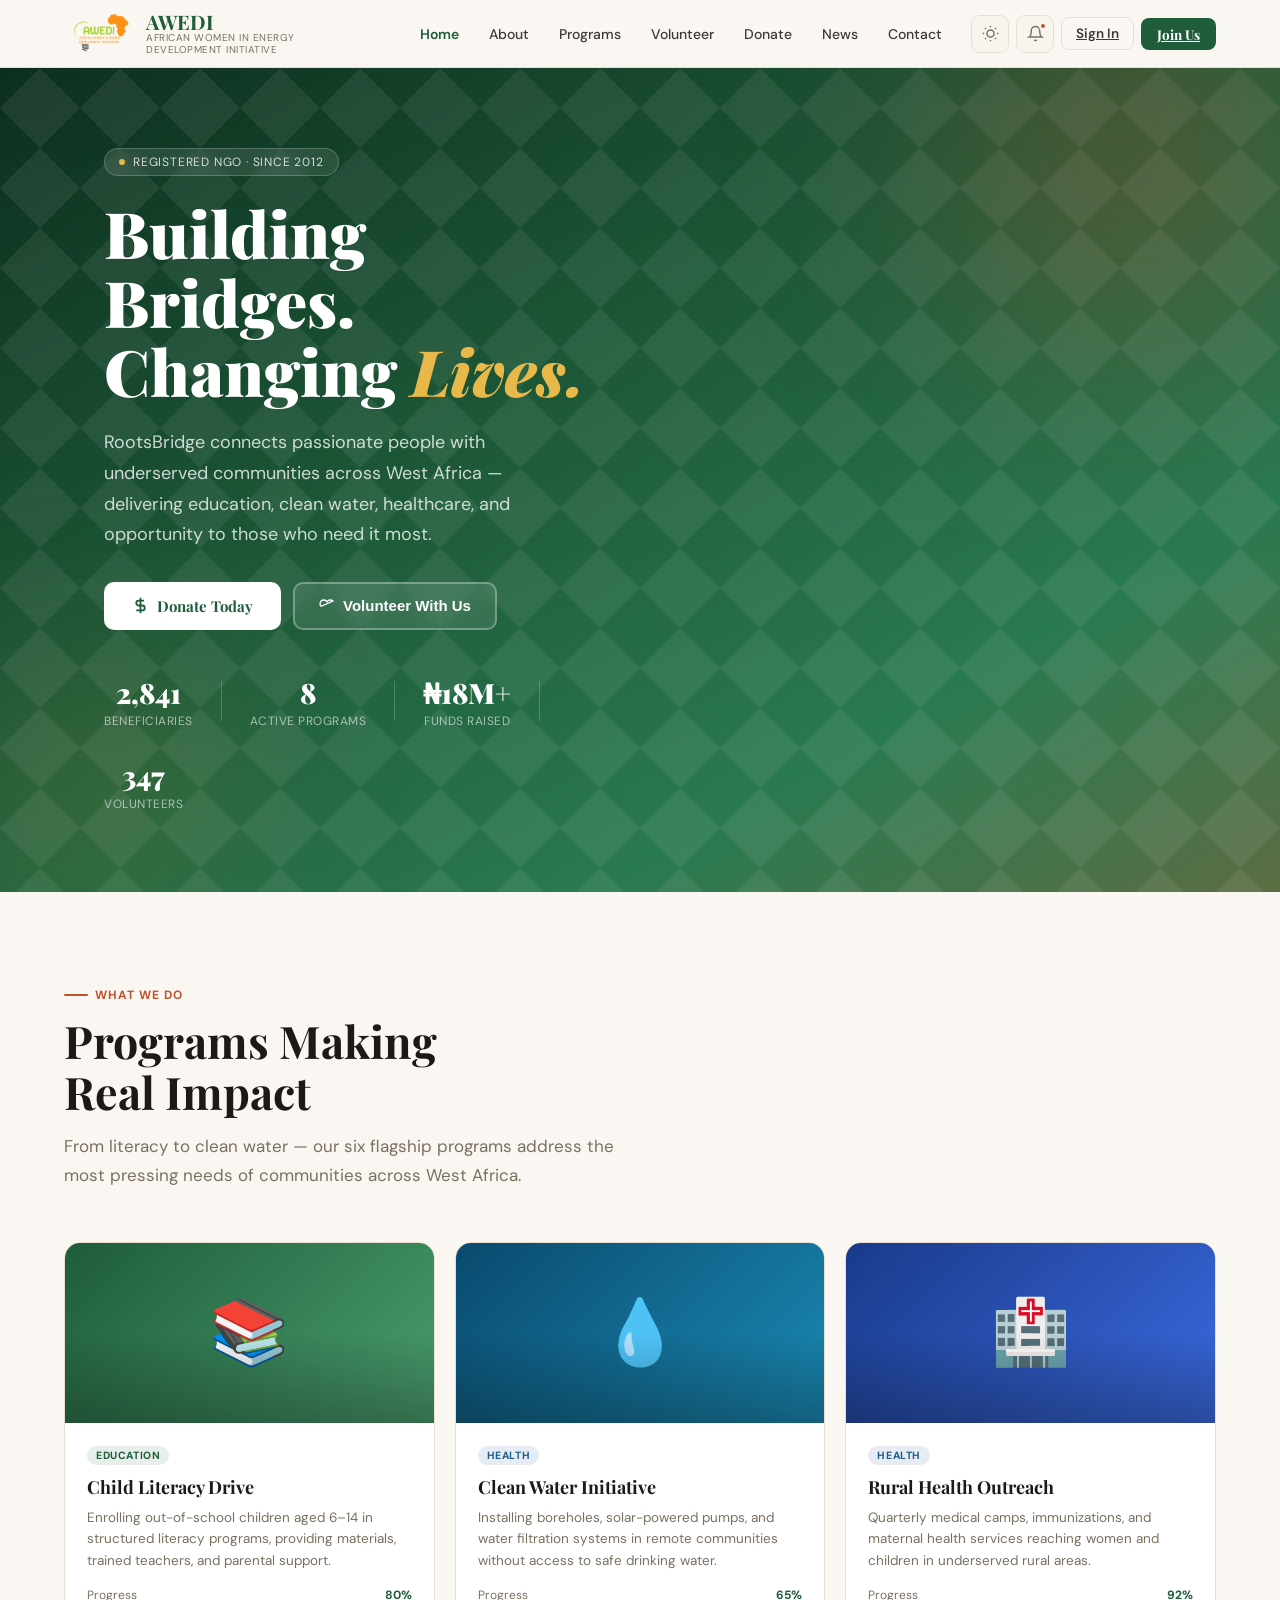
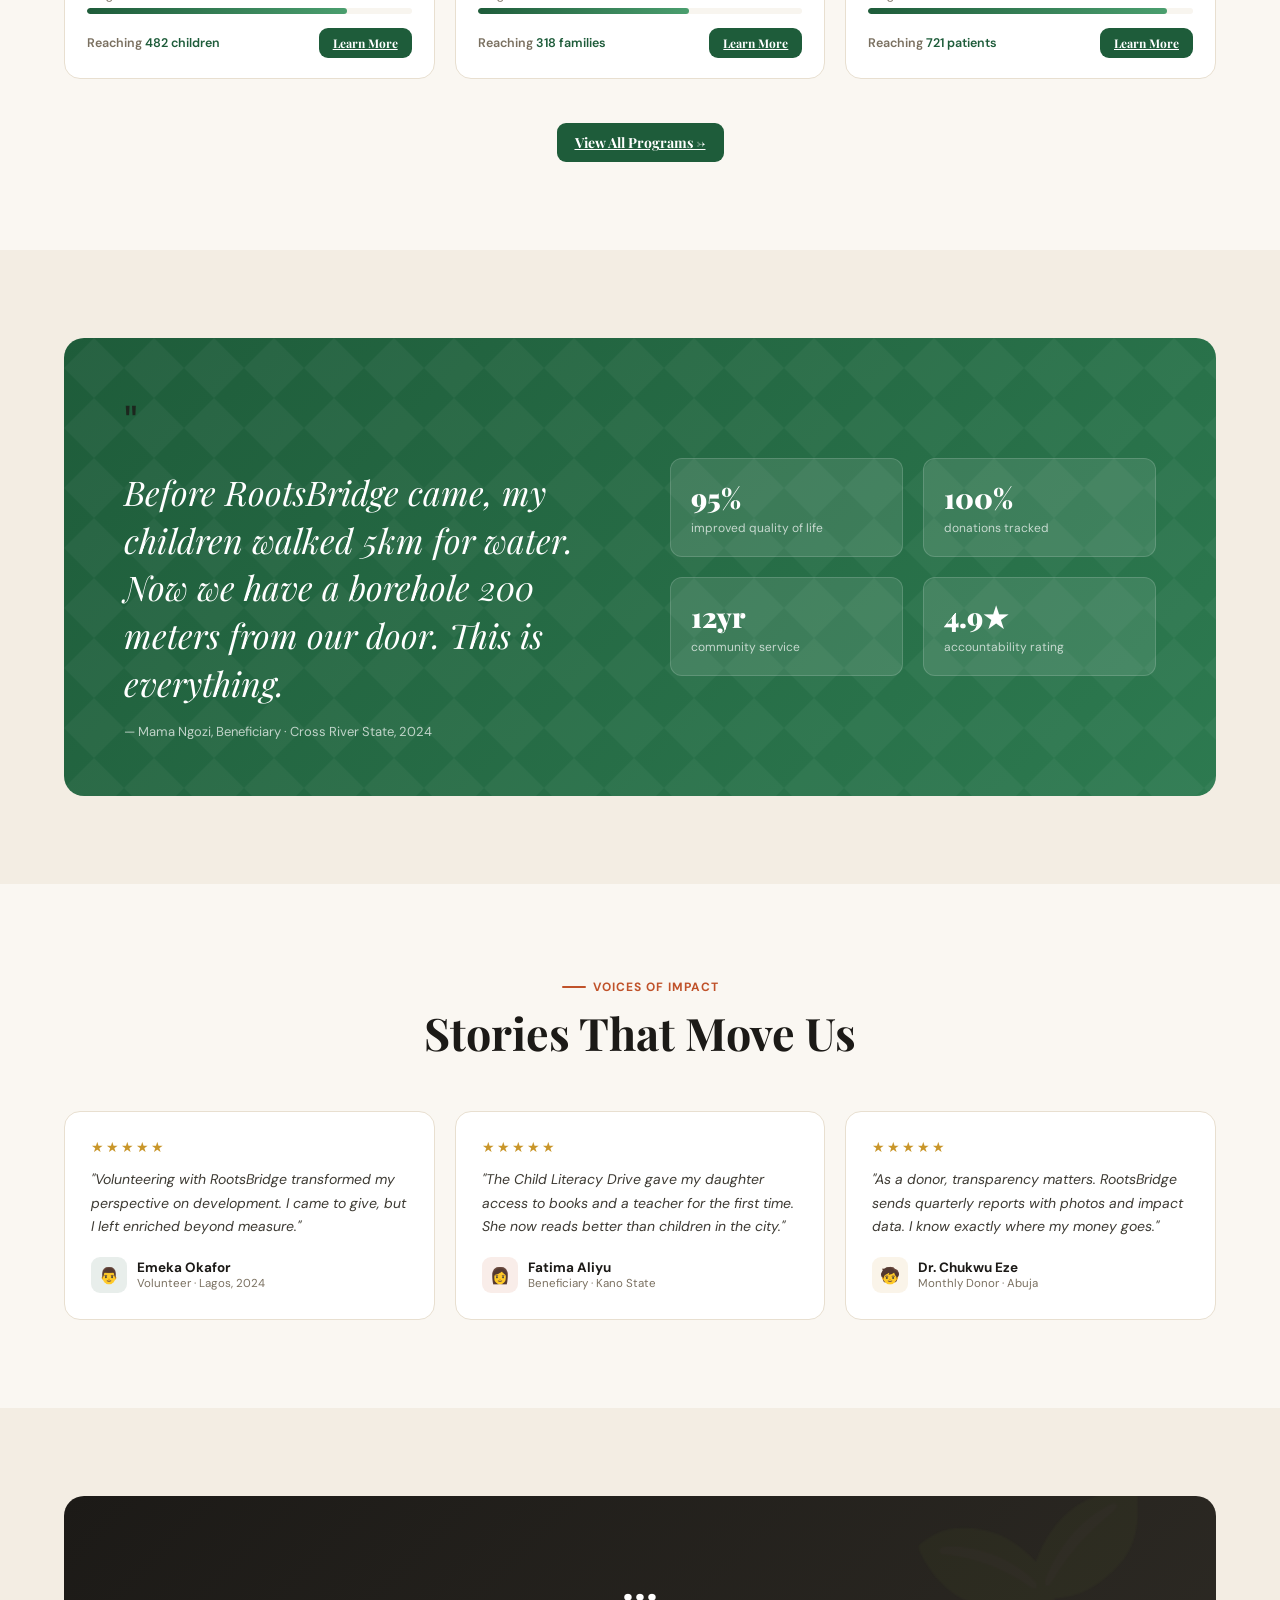
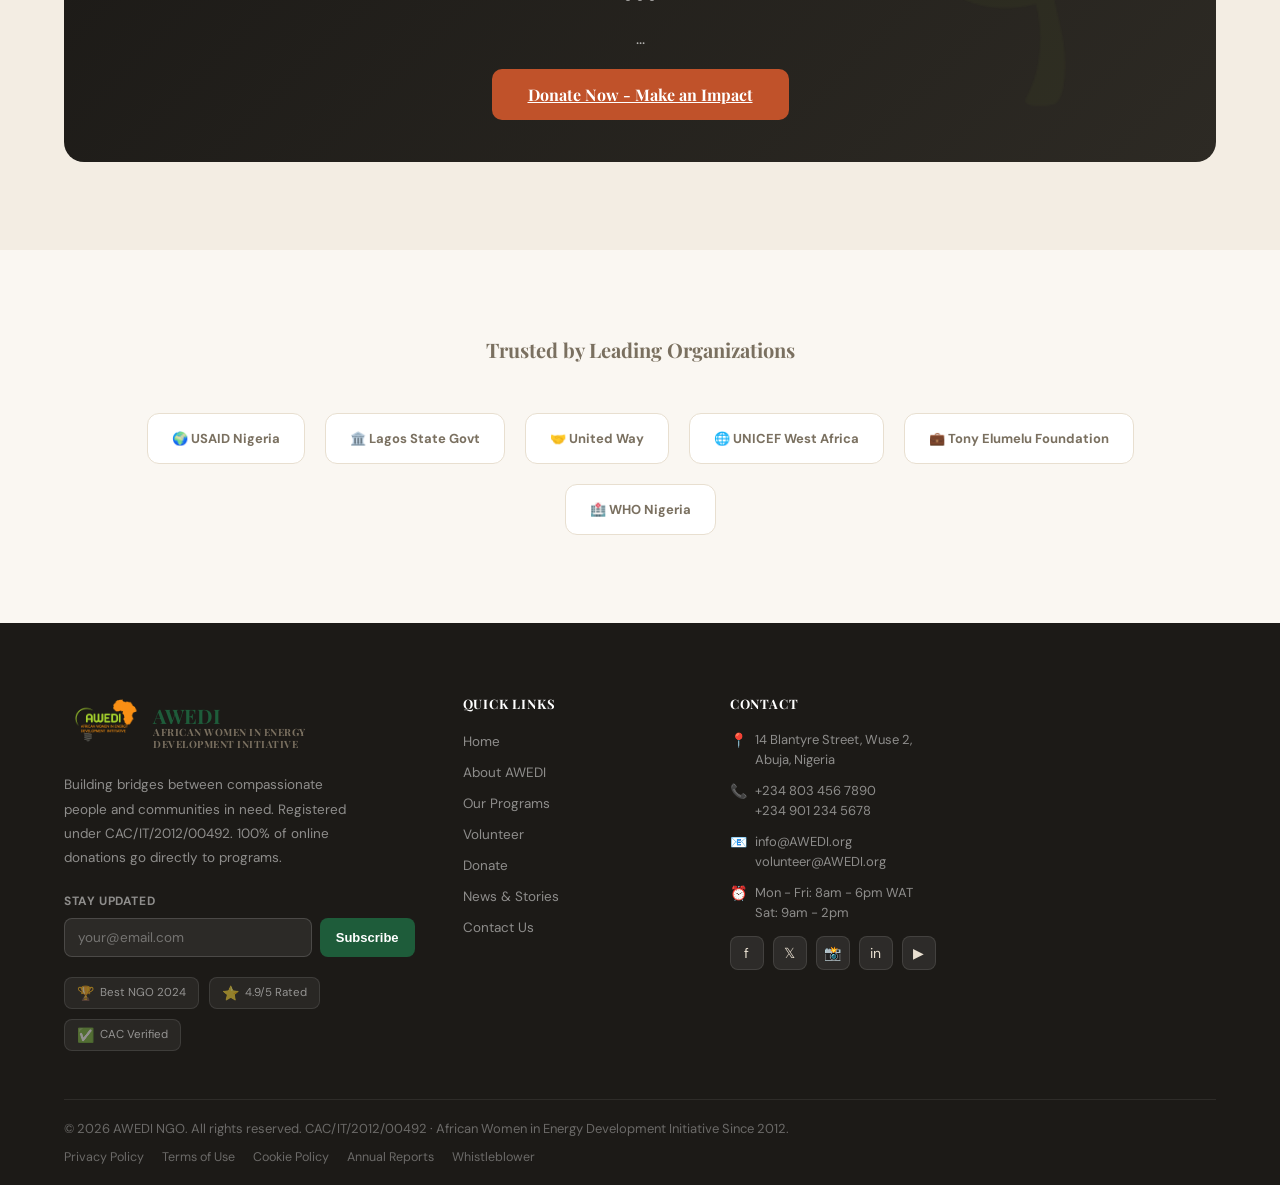
<file: index.html>
<!DOCTYPE html>
<html lang="en" data-theme="light">
<head>
    <meta charset="UTF-8">
    <meta name="viewport" content="width=device-width, initial-scale=1.0">
    <title>AWEDI - African Women in Energy Development Initiative</title>
    <meta name="description" content="RootsBridge connects passionate people with underserved communities across West Africa — delivering education, clean water, healthcare, and opportunity to those who need it most.">
    <link href="https://fonts.googleapis.com/css2?family=Playfair+Display:ital,wght@0,400;0,600;0,700;0,900;1,400;1,700&family=DM+Sans:wght@300;400;500;600&family=DM+Serif+Display:ital@0;1&display=swap" rel="stylesheet"/>
    <link rel="stylesheet" href="assets/css/style.css?v=2.1.5">
</head>
<body>
    <!-- TOAST -->
    <div id="toast-container"></div>

    <div id="header-placeholder"></div>

    <main class="page-wrap">
        <div class="main-content">

            <!-- HERO BANNER -->
            <section class="hero" id="hero-section">
                <div class="hero-bg-pattern"></div>
                <div class="hero-orb hero-orb-1"></div>
                <div class="hero-orb hero-orb-2"></div>
                <div class="hero-content">
                    <div>
                        <div class="hero-eyebrow">
                            <div class="hero-eyebrow-dot"></div>
                            <span id="hero-eyebrow-text">Loading...</span>
                        </div>
                        <h1 class="hero-title" id="hero-title">Changing <span class="accent-word">Lives.</span></h1>
                        <p class="hero-subtitle" id="hero-subtitle">AWEDI Network was founded in December 2019 by Ujunwa Ojemeni and Afoma Ofodile; borne out of their passion to support women in the energy sector in Africa in navigating their career pathways in the energy space.</p>
                        <div class="hero-actions" id="hero-actions">
                            <button class="btn-hero-primary" onclick="window.location.href='donate.html'">
                                <svg viewBox="0 0 24 24" fill="none" stroke="var(--accent)" stroke-width="2.5" style="width:17px;height:17px;"><line x1="12" y1="1" x2="12" y2="23"/><path d="M17 5H9.5a3.5 3.5 0 0 0 0 7h5a3.5 3.5 0 0 1 0 7H6"/></svg>
                                Donate Today
                            </button>
                            <button class="btn-hero-secondary" onclick="window.location.href='volunteer.html'">
                                <svg viewBox="0 0 24 24" fill="none" stroke="currentColor" stroke-width="2" style="width:16px;height:16px;"><path d="M20.84 4.61a5.5 5.5 0 0 0-7.78 0L12 5.67l-1.06-1.06a5.5 5.5 0 0 0-7.78 7.78z"/></svg>
                                Volunteer With Us
                            </button>
                        </div>
                        <div class="hero-stats" id="hero-stats">
                            <!-- Populated by JS -->
                        </div>
                    </div>
                </div>
            </section>

            <!-- WHAT WE DO & PROGRAMS -->
            <section class="section" id="whatwedo-section">
                <div class="section-inner">
                    <div class="section-header">
                        <div class="section-eyebrow">
                            <div class="section-eyebrow-line"></div>
                            <span id="whatwedo-eyebrow">Loading...</span>
                        </div>
                        <h2 class="section-title" id="whatwedo-title">Programs Making<br/>Real Impact</h2>
                        <p class="section-sub" id="whatwedo-desc"></p>
                    </div>
                    <div class="programs-grid" id="programs-grid">
                        <!-- Populated by JS -->
                    </div>
                    <div class="section-cta"><a href="programs.html" class="btn-accent">View All Programs →</a></div>
                </div>
            </section>

            <!-- IMPACT QUOTE STRIP -->
            <section class="section section-alt" id="quote-section">
                <div class="section-inner">
                    <div class="impact-strip">
                        <div class="impact-strip-inner">
                            <div>
                                <div style="font-size:48px;margin-bottom:12px;opacity:.8;">"</div>
                                <div class="impact-quote" id="quote-text">...</div>
                                <div class="impact-quote-author" id="quote-author">...</div>
                            </div>
                            <div class="impact-metrics" id="quote-metrics">
                                <!-- Populated by JS -->
                            </div>
                        </div>
                    </div>
                </div>
            </section>

            <!-- TESTIMONIALS -->
            <section class="section" id="testimonials-section">
                <div class="section-inner">
                    <div class="section-header center">
                        <div class="section-eyebrow"><div class="section-eyebrow-line"></div><span id="testimonials-eyebrow">Voices of Impact</span></div>
                        <h2 class="section-title" id="testimonials-title">Stories That Move Us</h2>
                        <p class="section-sub" id="testimonials-desc" style="margin: 0 auto; max-width: 700px;"></p>
                    </div>
                    <div class="testimonials-grid" id="testimonials-grid">
                        <!-- Populated by JS -->
                    </div>
                </div>
            </section>

            <!-- DONATE CTA -->
            <section class="section section-alt" id="donate-section">
                <div class="section-inner">
                    <div class="donate-cta">
                        <h2 id="donate-title">...</h2>
                        <p id="donate-desc">...</p>
                        <div class="donate-amounts" id="donate-amounts" style="display:none;"></div>
                        <div id="donate-btn-wrap">
                            <a href="donate.html" class="btn-donate">Donate Now - Make an Impact</a>
                        </div>
                    </div>
                </div>
            </section>

            <!-- PARTNERS -->
            <section class="section" id="partners-section">
                <div class="section-inner">
                    <div class="section-header center"><h2 class="section-title" style="font-size:20px;color:var(--muted);">Trusted by Leading Organizations</h2></div>
                    <div class="partners-row" id="partners-row">
                        <!-- Populated by JS -->
                    </div>
                </div>
            </section>

        </div>
        <div id="footer-placeholder"></div>
    </main>

    <!-- Core scripts -->
    <script src="assets/js/config.js?v=2.1.5"></script>
    <script src="assets/js/dummy-data.js?v=2.1.5"></script>
    <script src="assets/js/script.js?v=2.1.5"></script>
    <script src="assets/js/homepage.js?v=2.1.5"></script>
    <script>
        document.addEventListener('DOMContentLoaded', () => {
            if (typeof loadIncludes === 'function') loadIncludes();
            if (typeof initHomepage === 'function') initHomepage();
        });
    </script>
</body>
</html>
</file>
<file: assets/css/style.css>
/* ══════════════════════════════════
   DESIGN TOKENS
══════════════════════════════════ */
[data-theme="light"] {
   --bg: #faf7f2;
   --bg2: #f3ede3;
   --surface: #ffffff;
   --surface2: #f8f5ef;
   --border: #e8dfd0;
   --border2: #d4c9b5;
   --text: #1c1a17;
   --text2: #3d3a33;
   --muted: #7a7060;
   --muted2: #a89e8c;
   --accent: #1e5c3a;
   --accent2: #2d7a50;
   --accent3: #4a9e6e;
   --terra: #c0522a;
   --terra2: #e06b38;
   --terra3: #f4845f;
   --gold: #c9962a;
   --gold2: #e8b84b;
   --info: #1a5c8a;
   --danger: #b83232;
   --shadow: rgba(30, 25, 15, .1);
   --shadow-lg: rgba(30, 25, 15, .18);
   --hero-text: #ffffff;
   --nav-bg: rgba(250, 247, 242, .92);
   --footer-bg: #1c1a17;
   --footer-text: #e8dfd0;
}

[data-theme="dark"] {
   --bg: #131210;
   --bg2: #1c1a17;
   --surface: #1f1d19;
   --surface2: #282520;
   --border: #2e2b26;
   --border2: #3d3832;
   --text: #f0ece4;
   --text2: #d4cec4;
   --muted: #8a8070;
   --muted2: #6a6058;
   --accent: #4a9e6e;
   --accent2: #5db882;
   --accent3: #7dd4a0;
   --terra: #e0673a;
   --terra2: #f07848;
   --terra3: #f4a07a;
   --gold: #e8b84b;
   --gold2: #f4cc70;
   --info: #3a8ec0;
   --danger: #e05050;
   --shadow: rgba(0, 0, 0, .35);
   --shadow-lg: rgba(0, 0, 0, .55);
   --hero-text: #ffffff;
   --nav-bg: rgba(19, 18, 16, .94);
   --footer-bg: #0d0c0a;
   --footer-text: #c8c0b0;
}

/* ── TRANSITIONS ── */
*,
*::before,
*::after {
   box-sizing: border-box;
   margin: 0;
   padding: 0;
}

body,
header,
nav,
.card,
.stat-card,
.modal-box,
input,
textarea,
select,
.footer-section,
.notif-panel,
.dd-menu {
   transition: background-color .3s, border-color .3s, color .3s;
}

body {
   font-family: 'DM Sans', sans-serif;
   background: var(--bg);
   color: var(--text);
   min-height: 100vh;
   overflow-x: hidden;
}

h1,
h2,
h3,
h4,
.display {
   font-family: 'Playfair Display', serif;
}

.serif-display {
   font-family: 'DM Serif Display', serif;
}

::-webkit-scrollbar {
   width: 6px;
}

::-webkit-scrollbar-track {
   background: var(--bg);
}

::-webkit-scrollbar-thumb {
   background: var(--border2);
   border-radius: 4px;
}

/* ── PAGE SYSTEM ── */
.page {
   display: none;
   animation: fadeIn .35s ease both;
}

.page.active {
   display: block;
}

@keyframes fadeIn {
   from {
      opacity: 0;
      transform: translateY(12px);
   }

   to {
      opacity: 1;
      transform: translateY(0);
   }
}

/* ══════════════════════════════════
   TOAST
══════════════════════════════════ */
#toast-container {
   position: fixed;
   bottom: 24px;
   right: 24px;
   z-index: 9999;
   display: flex;
   flex-direction: column;
   gap: 9px;
   pointer-events: none;
}

.toast {
   background: var(--surface);
   border: 1.5px solid var(--border);
   border-radius: 12px;
   padding: 12px 15px;
   display: flex;
   align-items: center;
   gap: 10px;
   min-width: 270px;
   max-width: 340px;
   box-shadow: 0 8px 32px var(--shadow-lg);
   pointer-events: all;
   animation: toastIn .3s cubic-bezier(.34, 1.56, .64, 1) both;
   font-size: 13.5px;
   color: var(--text);
   position: relative;
   overflow: hidden;
}

.toast.out {
   animation: toastOut .25s ease forwards;
}

@keyframes toastIn {
   from {
      opacity: 0;
      transform: translateX(36px) scale(.9);
   }

   to {
      opacity: 1;
      transform: translateX(0) scale(1);
   }
}

@keyframes toastOut {
   to {
      opacity: 0;
      transform: translateX(36px) scale(.9);
   }
}

.toast-bar {
   position: absolute;
   bottom: 0;
   left: 0;
   height: 2.5px;
   animation: tbar 4s linear forwards;
}

@keyframes tbar {
   from {
      width: 100%;
   }

   to {
      width: 0;
   }
}

.t-ico {
   width: 30px;
   height: 30px;
   border-radius: 8px;
   display: flex;
   align-items: center;
   justify-content: center;
   flex-shrink: 0;
   font-size: 15px;
}

.t-title {
   font-weight: 700;
   font-size: 13px;
}

.t-msg {
   font-size: 12px;
   color: var(--muted);
}

.t-close {
   background: none;
   border: none;
   cursor: pointer;
   color: var(--muted);
   font-size: 18px;
   line-height: 1;
   margin-left: auto;
   flex-shrink: 0;
   padding: 0 2px;
}

/* ══════════════════════════════════
   HEADER / NAV
══════════════════════════════════ */
/* 1. Ensure the placeholder doesn't collapse */
#header-placeholder {
   display: block;
   width: 100%;
}

/* 2. Fix the Header Positioning */
#site-header {
   background: var(--nav-bg);
   backdrop-filter: blur(14px);
   -webkit-backdrop-filter: blur(14px);
   border-bottom: 1px solid var(--border);
   position: fixed;
   /* Keep it at the top */
   top: 0;
   left: 0;
   right: 0;
   z-index: 1000;
   /* High z-index to stay above hero content */
   height: 68px;
   display: flex;
   align-items: center;
   padding: 0 5%;
   gap: 16px;
   box-sizing: border-box;
   /* Ensures padding doesn't push width past 100% */
}

#site-header.scrolled {
   box-shadow: 0 4px 24px var(--shadow);
}

.nav-brand {
   display: flex;
   align-items: center;
   gap: 10px;
   text-decoration: none;
   flex-shrink: 0;
}

.brand-logo-img {
   height: 48px;
   width: auto;
   object-fit: contain;
   transition: transform .25s ease;
}

.brand-logo-img:hover {
   transform: scale(1.05);
}

.footer-logo-img {
   height: 54px;
   width: auto;
   object-fit: contain;
   margin-bottom: 12px;
}

.brand-mark {
   width: 38px;
   height: 38px;
   background: var(--accent);
   border-radius: 10px;
   display: flex;
   align-items: center;
   justify-content: center;
   flex-shrink: 0;
   transition: transform .25s;
}

.brand-mark:hover {
   transform: rotate(-8deg) scale(1.05);
}

.brand-mark svg {
   width: 20px;
   height: 20px;
   fill: #fff;
}

.brand-name {
   font-family: 'Playfair Display', serif;
   font-size: 20px;
   font-weight: 700;
   color: var(--accent);
   line-height: 1;
}

.brand-tagline {
   font-size: 10px;
   color: var(--muted);
   letter-spacing: .5px;
   text-transform: uppercase;
   white-space: normal;
   max-width: 200px;
   line-height: 1.2;
}

/* Desktop nav */
.nav-links {
   display: flex;
   align-items: center;
   gap: 4px;
   margin-left: auto;
}

.nav-link {
   display: flex;
   align-items: center;
   gap: 5px;
   padding: 7px 13px;
   border-radius: 8px;
   font-size: 14px;
   font-weight: 500;
   color: var(--text2);
   cursor: pointer;
   transition: all .15s;
   user-select: none;
   border: none;
   background: none;
   white-space: nowrap;
   text-decoration: none;
}

.nav-link:hover {
   color: var(--accent);
   background: rgba(30, 92, 58, .07);
}

.nav-link.active {
   color: var(--accent);
   font-weight: 600;
}

[data-theme="dark"] .nav-link:hover {
   background: rgba(74, 158, 110, .1);
}

.nav-link svg {
   width: 14px;
   height: 14px;
}

/* Nav right */
.nav-right {
   display: flex;
   align-items: center;
   gap: 7px;
   flex-shrink: 0;
}

.nav-icon-btn {
   background: var(--surface2);
   border: 1.5px solid var(--border);
   border-radius: 9px;
   width: 38px;
   height: 38px;
   display: flex;
   align-items: center;
   justify-content: center;
   cursor: pointer;
   color: var(--muted);
   transition: all .15s;
   position: relative;
   flex-shrink: 0;
}

.nav-icon-btn:hover {
   border-color: var(--accent);
   color: var(--accent);
   transform: scale(1.06);
}

.nav-icon-btn svg {
   width: 17px;
   height: 17px;
}

.notif-badge {
   position: absolute;
   top: 6px;
   right: 6px;
   width: 8px;
   height: 8px;
   background: var(--terra);
   border-radius: 50%;
   border: 2px solid var(--surface2);
   animation: pip 2s ease-in-out infinite;
}

@keyframes pip {

   0%,
   100% {
      box-shadow: 0 0 0 0 rgba(192, 82, 42, .5);
   }

   50% {
      box-shadow: 0 0 0 4px rgba(192, 82, 42, 0);
   }
}

/* Theme btn */
.theme-btn {
   background: var(--surface2);
   border: 1.5px solid var(--border);
   border-radius: 9px;
   width: 38px;
   height: 38px;
   display: flex;
   align-items: center;
   justify-content: center;
   cursor: pointer;
   color: var(--muted);
   transition: border-color .15s, color .15s, transform .2s;
   flex-shrink: 0;
   position: relative;
   overflow: hidden;
}

.theme-btn:hover {
   border-color: var(--gold);
   color: var(--gold);
   transform: rotate(20deg);
}

.theme-btn svg {
   width: 17px;
   height: 17px;
   position: absolute;
   transition: opacity .3s, transform .3s;
}

.ic-sun {
   opacity: 1;
   transform: scale(1);
}

.ic-moon {
   opacity: 0;
   transform: scale(.5);
}

[data-theme="dark"] .ic-sun {
   opacity: 0;
   transform: scale(.5);
}

[data-theme="dark"] .ic-moon {
   opacity: 1;
   transform: scale(1);
}

/* Profile btn */
.prof-btn {
   display: flex;
   align-items: center;
   gap: 7px;
   cursor: pointer;
   background: var(--surface2);
   border: 1.5px solid var(--border);
   border-radius: 10px;
   padding: 5px 10px 5px 5px;
   transition: border-color .15s;
   position: relative;
   flex-shrink: 0;
}

.prof-btn:hover {
   border-color: var(--accent);
}

.prof-av {
   width: 28px;
   height: 28px;
   border-radius: 7px;
   background: var(--accent);
   display: flex;
   align-items: center;
   justify-content: center;
   font-family: 'Playfair Display', serif;
   font-size: 12px;
   font-weight: 700;
   color: #fff;
}

.prof-btn-name {
   font-size: 12.5px;
   font-weight: 600;
   color: var(--text);
}

.prof-chev {
   color: var(--muted);
   width: 13px;
   height: 13px;
   transition: transform .2s;
}

/* Dropdowns */
.dd-menu {
   position: absolute;
   top: calc(100% + 9px);
   right: 0;
   background: var(--surface);
   border: 1.5px solid var(--border);
   border-radius: 13px;
   min-width: 190px;
   overflow: hidden;
   box-shadow: 0 16px 48px var(--shadow-lg);
   opacity: 0;
   transform: translateY(-8px) scale(.97);
   pointer-events: none;
   transition: opacity .18s, transform .18s;
   z-index: 3000;
}

.dd-menu.open {
   opacity: 1;
   transform: translateY(0) scale(1);
   pointer-events: all;
}

.dd-header {
   padding: 13px 14px 10px;
   border-bottom: 1px solid var(--border);
}

.dd-item {
   display: flex;
   align-items: center;
   gap: 9px;
   padding: 10px 14px;
   font-size: 13.5px;
   cursor: pointer;
   color: var(--muted);
   transition: all .12s;
}

.dd-item svg {
   width: 15px;
   height: 15px;
   flex-shrink: 0;
}

.dd-item:hover {
   background: var(--surface2);
   color: var(--text);
   padding-left: 17px;
}

.dd-item.danger:hover {
   color: var(--danger);
   background: rgba(184, 50, 50, .06);
}

.dd-sep {
   height: 1px;
   background: var(--border);
   margin: 4px 0;
}

/* Notif panel */
.notif-panel {
   position: absolute;
   top: calc(100% + 9px);
   right: 0;
   width: 310px;
   background: var(--surface);
   border: 1.5px solid var(--border);
   border-radius: 13px;
   box-shadow: 0 16px 48px var(--shadow-lg);
   opacity: 0;
   transform: translateY(-8px) scale(.97);
   pointer-events: none;
   transition: opacity .18s, transform .18s;
   z-index: 200;
   overflow: hidden;
}

.notif-panel.open {
   opacity: 1;
   transform: translateY(0) scale(1);
   pointer-events: all;
}

.np-header {
   padding: 13px 15px;
   border-bottom: 1px solid var(--border);
   display: flex;
   align-items: center;
   justify-content: space-between;
}

.np-title {
   font-family: 'Playfair Display', serif;
   font-size: 14px;
   font-weight: 700;
}

.np-mark {
   font-size: 12px;
   color: var(--accent);
   cursor: pointer;
   font-weight: 600;
}

.np-item {
   padding: 11px 15px;
   border-bottom: 1px solid var(--border);
   display: flex;
   gap: 10px;
   cursor: pointer;
   transition: background .12s;
}

.np-item:hover {
   background: var(--surface2);
}

.np-item:last-of-type {
   border-bottom: none;
}

.np-dot {
   width: 7px;
   height: 7px;
   background: var(--accent);
   border-radius: 50%;
   margin-top: 5px;
   flex-shrink: 0;
}

.np-empty {
   width: 7px;
   height: 7px;
   flex-shrink: 0;
   margin-top: 5px;
}

.np-text {
   font-size: 12.5px;
   color: var(--text);
   line-height: 1.4;
}

.np-time {
   font-size: 11px;
   color: var(--muted);
   margin-top: 2px;
}

/* Auth btns */
.btn-ghost-nav {
   background: none;
   border: 1.5px solid var(--border);
   border-radius: 8px;
   padding: 7px 14px;
   font-size: 13.5px;
   font-weight: 600;
   color: var(--text2);
   cursor: pointer;
   transition: all .15s;
   white-space: nowrap;
}

.btn-ghost-nav:hover {
   border-color: var(--accent);
   color: var(--accent);
}

.btn-fill-nav {
   background: var(--accent);
   border: none;
   border-radius: 8px;
   padding: 7px 16px;
   font-size: 13.5px;
   font-weight: 700;
   color: #fff;
   cursor: pointer;
   transition: all .15s;
   white-space: nowrap;
   font-family: 'Playfair Display', serif;
}

.btn-fill-nav:hover {
   background: var(--accent2);
   transform: translateY(-1px);
   box-shadow: 0 6px 18px rgba(30, 92, 58, .3);
}

/* Hamburger */
.hamburger {
   background: none;
   border: none;
   cursor: pointer;
   color: var(--text2);
   padding: 6px;
   border-radius: 8px;
   display: none;
   align-items: center;
   transition: color .15s;
   z-index: 1105;
}

.hamburger:hover {
   color: var(--accent);
}

.hamburger svg {
   width: 22px;
   height: 22px;
}



/* ══════════════════════════════════
   RESPONSIVE NAVIGATION
══════════════════════ */
@media (max-width: 1024px) {
   #site-header {
      padding: 0 1.5rem;
      justify-content: space-between;
   }

   .nav-links {
      display: none !important;
   }

   .nav-right {
      gap: 1.2rem;
      flex-grow: 1;
      justify-content: flex-end;
   }

   .hamburger {
      display: flex;
      order: 10;
      /* Ensure it's on the rightmost */
   }

   .brand-tagline {
      display: none;
   }

   .nav-brand {
      flex-shrink: 0;
   }
}

@media (max-width: 480px) {
   #site-header {
      padding: 0 1rem;
   }

   .nav-right {
      gap: 0.8rem;
   }

   .prof-btn-name {
      display: none;
      /* Only show avatar on tiny screens */
   }
}

/* ══════════════════════════════════
   PAGE WRAPPER
══════════════════════ */
.page-wrap {
   padding-top: 68px;
   min-height: 100vh;
   display: flex;
   flex-direction: column;
}

.main-content {
   flex: 1;
}

/* ══════════════════════════════════
   HERO
══════════════════════════════════ */
.hero {
   position: relative;
   overflow: hidden;
   min-height: 30vh;
   display: flex;
   align-items: center;
   background: linear-gradient(150deg, #0d2e1e 0%, #1e5c3a 45%, #2a7a50 75%, #c0522a 150%);
}

.hero-bg-pattern {
   position: absolute;
   inset: 0;
   opacity: .07;
   background-image: url("data:image/svg+xml,%3Csvg width='80' height='80' viewBox='0 0 80 80' xmlns='http://www.w3.org/2000/svg'%3E%3Cg fill='none' fill-rule='evenodd'%3E%3Cg fill='%23ffffff' fill-opacity='1'%3E%3Cpath d='M40 0 L80 40 L40 80 L0 40 Z' stroke-width='1'/%3E%3C/g%3E%3C/g%3E%3C/svg%3E");
}

.hero-orb {
   position: absolute;
   border-radius: 50%;
   filter: blur(80px);
   pointer-events: none;
}

.hero-orb-1 {
   width: 600px;
   height: 600px;
   background: radial-gradient(circle, rgba(192, 82, 42, .35) 0%, transparent 70%);
   top: -200px;
   right: -150px;
   animation: orbFloat 10s ease-in-out infinite;
}

.hero-orb-2 {
   width: 400px;
   height: 400px;
   background: radial-gradient(circle, rgba(201, 150, 42, .2) 0%, transparent 70%);
   bottom: -100px;
   left: -100px;
   animation: orbFloat 14s ease-in-out infinite reverse;
}

@keyframes orbFloat {

   0%,
   100% {
      transform: translate(0, 0) scale(1);
   }

   50% {
      transform: translate(20px, 30px) scale(1.05);
   }
}

.hero-content {
   position: relative;
   z-index: 2;
   max-width: 1200px;
   margin: 0 auto;
   padding: 80px 5%;
   display: grid;
   grid-template-columns: 1fr 1fr;
   gap: 60px;
   align-items: center;
   width: 100%;
}

.hero-eyebrow {
   display: inline-flex;
   align-items: center;
   gap: 8px;
   background: rgba(255, 255, 255, .1);
   border: 1px solid rgba(255, 255, 255, .2);
   border-radius: 20px;
   padding: 5px 14px;
   font-size: 12px;
   color: rgba(255, 255, 255, .8);
   letter-spacing: .8px;
   text-transform: uppercase;
   margin-bottom: 22px;
   backdrop-filter: blur(8px);
}

.hero-eyebrow-dot {
   width: 6px;
   height: 6px;
   background: var(--gold2);
   border-radius: 50%;
   flex-shrink: 0;
}

.hero-title {
   font-family: 'Playfair Display', serif;
   font-size: clamp(38px, 5vw, 68px);
   font-weight: 900;
   color: #fff;
   line-height: 1.08;
   margin-bottom: 22px;
}

.hero-title .accent-word {
   color: var(--gold2);
   font-style: italic;
}

.hero-subtitle {
   font-size: clamp(15px, 1.8vw, 18px);
   color: rgba(255, 255, 255, .78);
   line-height: 1.7;
   margin-bottom: 32px;
   max-width: 480px;
}

.hero-actions {
   display: flex;
   gap: 12px;
   flex-wrap: wrap;
}

.btn-hero-primary {
   background: #fff;
   color: var(--accent);
   border: none;
   border-radius: 10px;
   padding: 14px 28px;
   font-size: 15px;
   font-weight: 700;
   cursor: pointer;
   transition: all .2s;
   font-family: 'Playfair Display', serif;
   display: flex;
   align-items: center;
   gap: 8px;
}

.btn-hero-primary:hover {
   transform: translateY(-2px);
   box-shadow: 0 10px 32px rgba(0, 0, 0, .25);
}

.btn-hero-secondary {
   background: rgba(255, 255, 255, .1);
   color: #fff;
   border: 2px solid rgba(255, 255, 255, .3);
   border-radius: 10px;
   padding: 13px 24px;
   font-size: 15px;
   font-weight: 600;
   cursor: pointer;
   transition: all .2s;
   display: flex;
   align-items: center;
   gap: 8px;
   backdrop-filter: blur(8px);
}

.btn-hero-secondary:hover {
   background: rgba(255, 255, 255, .18);
   border-color: rgba(255, 255, 255, .5);
}

.hero-stats {
   display: flex;
   gap: 28px;
   margin-top: 44px;
   flex-wrap: wrap;
}

.hero-stat {
   text-align: center;
}

.hero-stat-val {
   font-family: 'Playfair Display', serif;
   font-size: 28px;
   font-weight: 900;
   color: #fff;
}

.hero-stat-lbl {
   font-size: 12px;
   color: rgba(255, 255, 255, .6);
   letter-spacing: .5px;
   text-transform: uppercase;
   margin-top: 2px;
}

.hero-divider {
   width: 1px;
   height: 40px;
   background: rgba(255, 255, 255, .2);
   align-self: center;
}

/* Hero image side */
.hero-img-side {
   position: relative;
}

.hero-img-card {
   background: rgba(255, 255, 255, .1);
   backdrop-filter: blur(12px);
   border: 1px solid rgba(255, 255, 255, .18);
   border-radius: 20px;
   padding: 28px;
   display: flex;
   flex-direction: column;
   gap: 16px;
   animation: heroCardFloat 6s ease-in-out infinite;
}

@keyframes heroCardFloat {

   0%,
   100% {
      transform: translateY(0) rotate(-1deg);
   }

   50% {
      transform: translateY(-12px) rotate(1deg);
   }
}

.hero-img-card .big-emoji {
   font-size: 56px;
   margin-bottom: 4px;
}

.hero-img-card h3 {
   font-family: 'Playfair Display', serif;
   font-size: 22px;
   color: #fff;
}

.hero-img-card p {
   font-size: 13.5px;
   color: rgba(255, 255, 255, .7);
   line-height: 1.6;
}

.hero-floating-badge {
   position: absolute;
   background: #fff;
   border-radius: 12px;
   padding: 10px 14px;
   box-shadow: 0 8px 24px rgba(0, 0, 0, .2);
   display: flex;
   align-items: center;
   gap: 9px;
   font-size: 13px;
   font-weight: 600;
   color: var(--text);
}

.hero-floating-badge.b1 {
   top: -20px;
   right: 20px;
   animation: badgeFloat1 5s ease-in-out infinite;
}

.hero-floating-badge.b2 {
   bottom: -10px;
   left: -10px;
   animation: badgeFloat2 7s ease-in-out infinite;
}

@keyframes badgeFloat1 {

   0%,
   100% {
      transform: translateY(0);
   }

   50% {
      transform: translateY(-8px);
   }
}

@keyframes badgeFloat2 {

   0%,
   100% {
      transform: translateY(0);
   }

   50% {
      transform: translateY(8px);
   }
}

.badge-ico {
   width: 32px;
   height: 32px;
   border-radius: 8px;
   background: var(--accent);
   display: flex;
   align-items: center;
   justify-content: center;
   font-size: 16px;
   flex-shrink: 0;
}

/* ══════════════════════════════════
   SECTION COMMONS
══════════════════════════════════ */
.section {
   padding: 88px 5%;
}

.section-alt {
   background: var(--bg2);
}

.section-inner {
   max-width: 1200px;
   margin: 0 auto;
}

.section-eyebrow {
   display: inline-flex;
   align-items: center;
   gap: 7px;
   font-size: 12px;
   font-weight: 700;
   text-transform: uppercase;
   letter-spacing: 1px;
   color: var(--terra);
   margin-bottom: 12px;
}

.section-eyebrow-line {
   width: 24px;
   height: 2px;
   background: var(--terra);
   border-radius: 2px;
}

.section-title {
   font-family: 'Playfair Display', serif;
   font-size: clamp(28px, 3.5vw, 46px);
   font-weight: 700;
   color: var(--text);
   line-height: 1.15;
   margin-bottom: 14px;
}

.section-sub {
   font-size: clamp(14px, 1.6vw, 17px);
   color: var(--muted);
   line-height: 1.7;
   max-width: 580px;
}

.section-header {
   margin-bottom: 52px;
}

.section-header.center {
   text-align: center;
}

.section-header.center .section-sub {
   margin: 0 auto;
}

/* ══════════════════════════════════
   CARDS
══════════════════════════════════ */
.card {
   background: var(--surface);
   border: 1.5px solid var(--border);
   border-radius: 16px;
   overflow: hidden;
   transition: transform .2s, box-shadow .2s, border-color .2s;
}

.card:hover {
   transform: translateY(-4px);
   box-shadow: 0 16px 40px var(--shadow);
   border-color: var(--border2);
}

.card-pad {
   padding: 24px 26px;
}

/* ── STAT CARDS ── */
.stats-row {
   display: grid;
   grid-template-columns: repeat(4, 1fr);
   gap: 16px;
   margin-bottom: 60px;
}

.stat-card {
   background: var(--surface);
   border: 1.5px solid var(--border);
   border-radius: 14px;
   padding: 22px 24px;
   transition: transform .2s, box-shadow .2s;
}

.stat-card:hover {
   transform: translateY(-3px);
   box-shadow: 0 10px 28px var(--shadow);
}

.stat-num {
   font-family: 'Playfair Display', serif;
   font-size: 36px;
   font-weight: 900;
   color: var(--accent);
}

.stat-lbl {
   font-size: 13px;
   color: var(--muted);
   margin-top: 4px;
   font-weight: 500;
}

.stat-icon {
   width: 44px;
   height: 44px;
   border-radius: 11px;
   display: flex;
   align-items: center;
   justify-content: center;
   margin-bottom: 14px;
   font-size: 22px;
}

.si-green {
   background: rgba(30, 92, 58, .1);
}

.si-terra {
   background: rgba(192, 82, 42, .1);
}

.si-gold {
   background: rgba(201, 150, 42, .1);
}

.si-blue {
   background: rgba(26, 92, 138, .1);
}

[data-theme="dark"] .si-green {
   background: rgba(74, 158, 110, .12);
}

[data-theme="dark"] .si-terra {
   background: rgba(224, 103, 58, .12);
}

[data-theme="dark"] .si-gold {
   background: rgba(232, 184, 75, .1);
}

[data-theme="dark"] .si-blue {
   background: rgba(58, 142, 192, .1);
}

/* ── PROGRAM CARDS ── */
.programs-grid {
   display: grid;
   grid-template-columns: repeat(3, 1fr);
   gap: 20px;
}

.prog-card {
   background: var(--surface);
   border: 1.5px solid var(--border);
   border-radius: 16px;
   overflow: hidden;
   transition: all .2s;
   cursor: pointer;
}

.prog-card:hover {
   transform: translateY(-5px);
   box-shadow: 0 20px 48px var(--shadow);
   border-color: var(--accent3);
}

.prog-banner {
   height: 180px;
   display: flex;
   align-items: center;
   justify-content: center;
   font-size: 64px;
   position: relative;
   overflow: hidden;
}

.prog-banner::after {
   content: '';
   position: absolute;
   inset: 0;
   background: linear-gradient(to bottom, transparent 50%, rgba(0, 0, 0, .3) 100%);
}

.pb-edu {
   background: linear-gradient(135deg, #1e5c3a, #4a9e6e);
}

.pb-health {
   background: linear-gradient(135deg, #1a3a8a, #3a6ae0);
}

.pb-water {
   background: linear-gradient(135deg, #0a4a6e, #1a8ab4);
}

.pb-women {
   background: linear-gradient(135deg, #8a1a5a, #c0388a);
}

.pb-skills {
   background: linear-gradient(135deg, #6a2a1a, #c0522a);
}

.pb-food {
   background: linear-gradient(135deg, #4a5a1a, #8a9e2a);
}

.prog-body {
   padding: 20px 22px;
}

.prog-tag {
   display: inline-block;
   font-size: 10.5px;
   font-weight: 700;
   text-transform: uppercase;
   letter-spacing: .6px;
   padding: 3px 9px;
   border-radius: 20px;
   margin-bottom: 10px;
}

.pt-edu {
   background: rgba(30, 92, 58, .1);
   color: var(--accent);
}

.pt-health {
   background: rgba(26, 58, 138, .1);
   color: var(--info);
}

.pt-terra {
   background: rgba(192, 82, 42, .1);
   color: var(--terra);
}

.prog-title {
   font-family: 'Playfair Display', serif;
   font-size: 18px;
   font-weight: 700;
   color: var(--text);
   margin-bottom: 8px;
}

.prog-desc {
   font-size: 13.5px;
   color: var(--muted);
   line-height: 1.6;
   margin-bottom: 16px;
   display: -webkit-box;
   -webkit-line-clamp: 4;
   line-clamp: 4;
   -webkit-box-orient: vertical;
   overflow: hidden;
}

/* ── PROGRAM MODAL ── */
.modal-overlay {
   position: fixed;
   top: 0;
   left: 0;
   width: 100%;
   height: 100%;
   background: rgba(0, 0, 0, 0.6);
   backdrop-filter: blur(8px);
   display: none;
   align-items: center;
   justify-content: center;
   z-index: 10000;
   padding: 20px;
   transition: all 0.3s ease;
}

.modal-overlay.active {
   display: flex;
}

.modal-content {
   background: var(--surface);
   width: 100%;
   max-width: 650px;
   max-height: 90vh;
   border-radius: 24px;
   overflow: hidden; /* Clips children like the header image */
   display: flex;
   flex-direction: column;
   position: relative;
   border: 1px solid var(--border);
   box-shadow: 0 30px 60px rgba(0, 0, 0, 0.2);
   animation: modalSlide 0.3s ease-out;
}

@keyframes modalSlide {
   from { transform: translateY(20px); opacity: 0; }
   to { transform: translateY(0); opacity: 1; }
}

.modal-close {
   position: absolute;
   top: 15px;
   right: 15px;
   width: 36px;
   height: 36px;
   border-radius: 50%;
   background: rgba(0,0,0,0.5); /* Semi-transparent over image */
   color: #fff;
   display: flex;
   align-items: center;
   justify-content: center;
   cursor: pointer;
   z-index: 10001;
   border: 1px solid rgba(255,255,255,0.2);
   transition: all 0.2s;
   backdrop-filter: blur(4px);
}

.modal-close:hover {
   background: rgba(0,0,0,0.8);
   transform: rotate(90deg);
}

.modal-banner-img {
   height: 380px; 
   width: 100%;
   background: var(--surface2);
   position: relative;
   overflow: hidden;
   flex-shrink: 0;
   display: block !important; /* Ensure it's not centering things with flex */
}

.modal-banner-img img {
   position: absolute !important;
   top: 0 !important;
   left: 0 !important;
   width: 100% !important;
   height: 100% !important;
   object-fit: cover !important;
   display: block !important;
}

/* ── MODAL GALLERY ── */
.modal-gallery-wrap {
   margin-top: 25px;
   padding-top: 20px;
   border-top: 1px solid var(--border);
}

.modal-gallery-title {
   font-size: 13px;
   font-weight: 700;
   color: var(--text);
   text-transform: uppercase;
   letter-spacing: 0.5px;
   margin-bottom: 15px;
}

.modal-gallery {
   display: grid;
   grid-template-columns: repeat(auto-fill, minmax(100px, 1fr));
   gap: 12px;
}

.gallery-item {
   aspect-ratio: 4 / 3;
   border-radius: 12px;
   overflow: hidden;
   cursor: pointer;
   border: 2px solid transparent;
   transition: all 0.2s;
}

.gallery-item:hover {
   transform: scale(1.04);
}

.gallery-item.active {
   border-color: var(--accent);
}

.gallery-item img {
   width: 100%;
   height: 100%;
   object-fit: cover;
}

.btn-view-page {
   display: inline-flex;
   align-items: center;
   justify-content: center;
   background: var(--accent2);
   color: #fff;
   padding: 14px 28px;
   border-radius: 12px;
   font-weight: 700;
   text-decoration: none;
   transition: all 0.2s;
   gap: 8px;
}

.btn-view-page:hover {
   background: var(--accent);
   transform: translateY(-2px);
}

.modal-info-scroll {
    overflow-y: auto;
    flex: 1;
}

.modal-info {
   padding: 35px 40px 40px;
}

.modal-info {
   padding: 40px;
}

.modal-tag {
   display: inline-block;
   padding: 5px 14px;
   border-radius: 30px;
   font-size: 11px;
   font-weight: 700;
   text-transform: uppercase;
   letter-spacing: 1px;
   margin-bottom: 16px;
}

.modal-title {
   font-family: 'Playfair Display', serif;
   font-size: 32px;
   font-weight: 900;
   margin-bottom: 20px;
   line-height: 1.2;
}

.modal-full-desc {
   font-size: 16px;
   line-height: 1.8;
   color: var(--muted);
   margin-bottom: 30px;
}

.modal-stats {
   background: var(--surface2);
   border-radius: 20px;
   padding: 24px;
}

.prog-footer {
   display: flex;
   align-items: center;
   justify-content: space-between;
}

.prog-reach {
   font-size: 12.5px;
   font-weight: 600;
   color: var(--muted);
}

.prog-reach span {
   color: var(--accent);
}

.prog-arrow {
   width: 32px;
   height: 32px;
   background: rgba(30, 92, 58, .1);
   border-radius: 8px;
   display: flex;
   align-items: center;
   justify-content: center;
   color: var(--accent);
   transition: all .15s;
}

.prog-card:hover .prog-arrow {
   background: var(--accent);
   color: #fff;
   transform: translateX(3px);
}

/* ── IMPACT / QUOTE ── */
.impact-strip {
   background: linear-gradient(135deg, var(--accent) 0%, var(--accent2) 100%);
   border-radius: 20px;
   padding: 56px 60px;
   position: relative;
   overflow: hidden;
}

.impact-strip::before {
   content: '';
   position: absolute;
   inset: 0;
   background: url("data:image/svg+xml,%3Csvg width='60' height='60' viewBox='0 0 60 60' xmlns='http://www.w3.org/2000/svg'%3E%3Cg fill='none' fill-rule='evenodd'%3E%3Cg fill='%23ffffff' fill-opacity='0.04'%3E%3Cpath d='M30 0 L60 30 L30 60 L0 30 Z'/%3E%3C/g%3E%3C/g%3E%3C/svg%3E");
}

.impact-strip-inner {
   position: relative;
   z-index: 1;
   display: grid;
   grid-template-columns: 1fr 1fr;
   gap: 60px;
   align-items: center;
}

.impact-quote {
   font-family: 'Playfair Display', serif;
   font-size: clamp(22px, 2.8vw, 34px);
   color: #fff;
   line-height: 1.4;
   font-style: italic;
}

.impact-quote-author {
   margin-top: 16px;
   font-size: 13px;
   color: rgba(255, 255, 255, .7);
   font-style: normal;
}

.impact-metrics {
   display: grid;
   grid-template-columns: 1fr 1fr;
   gap: 20px;
}

.impact-metric {
   background: rgba(255, 255, 255, .1);
   border-radius: 12px;
   padding: 20px;
   border: 1px solid rgba(255, 255, 255, .15);
}

.impact-metric-val {
   font-family: 'Playfair Display', serif;
   font-size: 28px;
   font-weight: 900;
   color: #fff;
}

.impact-metric-lbl {
   font-size: 12px;
   color: rgba(255, 255, 255, .7);
   margin-top: 4px;
}

/* ── TEAM ── */
.team-grid {
   display: flex;
   flex-wrap: nowrap;
   justify-content: center;
   gap: 24px;
   overflow-x: auto;
   padding: 10px 20px 30px;
   scroll-behavior: smooth;
   scroll-snap-type: x mandatory;
   -webkit-overflow-scrolling: touch;
   scrollbar-width: thin;
   scrollbar-color: var(--accent) transparent;
}

.team-grid::-webkit-scrollbar {
   height: 6px;
}

.team-grid::-webkit-scrollbar-track {
   background: transparent;
}

.team-grid::-webkit-scrollbar-thumb {
   background: var(--accent);
   border-radius: 10px;
}

/* Ensure centering doesn't clip content on small screens */
@media (max-width: 900px) {
  .team-grid {
    justify-content: flex-start;
  }
}

.team-card {
   flex: 0 0 280px;
   background: var(--surface);
   border: 1.5px solid var(--border);
   border-radius: 14px;
   overflow: hidden;
   text-align: center;
   transition: all .2s;
   scroll-snap-align: center;
}

.team-card:hover {
   transform: translateY(-4px);
   box-shadow: 0 14px 36px var(--shadow);
}

.team-av {
   width: 100%;
   height: 140px;
   display: flex;
   align-items: center;
   justify-content: center;
   font-size: 52px;
}

.tc-green {
   background: linear-gradient(135deg, #1e5c3a22, #4a9e6e22);
}

.tc-terra {
   background: linear-gradient(135deg, #c0522a22, #e8684822);
}

.tc-blue {
   background: linear-gradient(135deg, #1a3a8a22, #3a6ae022);
}

.tc-gold {
   background: linear-gradient(135deg, #c9962a22, #e8b84b22);
}

.team-body {
   padding: 16px;
}

.team-name {
   font-family: 'Playfair Display', serif;
   font-size: 16px;
   font-weight: 700;
   margin-bottom: 2px;
}

.team-role {
   font-size: 12px;
   color: var(--muted);
}

.team-social {
   display: flex;
   justify-content: center;
   gap: 8px;
   margin-top: 12px;
}

.team-social a {
   width: 28px;
   height: 28px;
   background: var(--surface2);
   border: 1px solid var(--border);
   border-radius: 7px;
   display: flex;
   align-items: center;
   justify-content: center;
   color: var(--muted);
   font-size: 12px;
   cursor: pointer;
   transition: all .15s;
}

.team-social a:hover {
   background: var(--accent);
   border-color: var(--accent);
   color: #fff;
}

/* ── TESTIMONIALS ── */
.testimonials-grid {
   display: grid;
   grid-template-columns: repeat(3, 1fr);
   gap: 20px;
}

.testi-card {
   background: var(--surface);
   border: 1.5px solid var(--border);
   border-radius: 16px;
   padding: 26px;
   transition: all .2s;
}

.testi-card:hover {
   border-color: var(--accent3);
   box-shadow: 0 8px 28px var(--shadow);
}

.testi-stars {
   color: var(--gold);
   font-size: 14px;
   margin-bottom: 12px;
   letter-spacing: 2px;
}

.testi-text {
   font-size: 14px;
   color: var(--text2);
   line-height: 1.7;
   font-style: italic;
   margin-bottom: 18px;
}

.testi-author {
   display: flex;
   align-items: center;
   gap: 10px;
}

.testi-av {
   width: 36px;
   height: 36px;
   border-radius: 9px;
   display: flex;
   align-items: center;
   justify-content: center;
   font-size: 16px;
   flex-shrink: 0;
}

.testi-name {
   font-size: 13.5px;
   font-weight: 700;
   color: var(--text);
}

.testi-loc {
   font-size: 11.5px;
   color: var(--muted);
}

/* ── PARTNERS ── */
.partners-row {
   display: flex;
   align-items: center;
   justify-content: center;
   flex-wrap: wrap;
   gap: 20px;
}

.partner-logo {
   background: var(--surface);
   border: 1.5px solid var(--border);
   border-radius: 12px;
   padding: 16px 24px;
   font-size: 13px;
   font-weight: 700;
   color: var(--muted);
   transition: all .15s;
   display: flex;
   flex-direction: column;
   align-items: center;
   justify-content: center;
   gap: 12px;
   min-width: 140px;
}

.partner-logo img {
   height: 32px;
   width: auto;
   object-fit: contain;
   opacity: 0.85;
   transition: opacity .2s;
}

.partner-logo:hover img {
   opacity: 1;
}

/* ── DONATIONS CTA ── */
.donate-cta {
   background: linear-gradient(135deg, #1c1a17 0%, #2d2a24 100%);
   border-radius: 20px;
   padding: 56px 60px;
   text-align: center;
   position: relative;
   overflow: hidden;
}

.donate-cta::before {
   content: '🌱';
   position: absolute;
   font-size: 200px;
   opacity: .04;
   top: -30px;
   right: 60px;
}

.donate-cta h2 {
   font-family: 'Playfair Display', serif;
   font-size: clamp(26px, 3.5vw, 44px);
   color: #fff;
   margin-bottom: 14px;
}

.donate-cta p {
   font-size: 16px;
   color: rgba(255, 255, 255, .65);
   max-width: 500px;
   margin: 0 auto 32px;
   line-height: 1.7;
}

.donate-amounts {
   display: flex;
   gap: 10px;
   justify-content: center;
   flex-wrap: wrap;
   margin-bottom: 26px;
}

.donate-amt-btn {
   background: rgba(255, 255, 255, .1);
   border: 1.5px solid rgba(255, 255, 255, .2);
   border-radius: 9px;
   padding: 10px 20px;
   color: #fff;
   font-size: 15px;
   font-weight: 700;
   cursor: pointer;
   transition: all .15s;
}

.donate-amt-btn:hover,
.donate-amt-btn.sel {
   background: var(--gold);
   border-color: var(--gold);
   color: #1c1a17;
}

.btn-donate {
   background: var(--terra);
   border: none;
   border-radius: 10px;
   padding: 15px 36px;
   font-size: 16px;
   font-weight: 700;
   color: #fff;
   cursor: pointer;
   transition: all .2s;
   font-family: 'Playfair Display', serif;
}

.btn-donate:hover {
   background: var(--terra2);
   transform: translateY(-2px);
   box-shadow: 0 10px 30px rgba(192, 82, 42, .4);
}

/* ── NEWS ── */
.news-grid {
   display: grid;
   grid-template-columns: repeat(3, 1fr);
   gap: 20px;
}

.news-card {
   background: var(--surface);
   border: 1.5px solid var(--border);
   border-radius: 14px;
   overflow: hidden;
   transition: all .2s;
}

.news-card:hover {
   transform: translateY(-4px);
   box-shadow: 0 14px 36px var(--shadow);
   border-color: var(--border2);
}

.news-img {
   height: 160px;
   display: flex;
   align-items: center;
   justify-content: center;
   font-size: 48px;
}

.ni-1 {
   background: linear-gradient(135deg, #1e5c3a, #2d7a50);
}

.ni-2 {
   background: linear-gradient(135deg, #c0522a, #e0683a);
}

.ni-3 {
   background: linear-gradient(135deg, #1a3a7a, #3a6adc);
}

.news-body {
   padding: 18px 20px;
}

.news-tag {
   display: inline-block;
   font-size: 10.5px;
   font-weight: 700;
   text-transform: uppercase;
   letter-spacing: .6px;
   color: var(--terra);
   margin-bottom: 8px;
}

.news-title {
   font-family: 'Playfair Display', serif;
   font-size: 17px;
   font-weight: 700;
   color: var(--text);
   margin-bottom: 8px;
   line-height: 1.3;
}

.news-excerpt {
   font-size: 13px;
   color: var(--muted);
   line-height: 1.6;
   margin-bottom: 14px;
   display: -webkit-box;
   -webkit-line-clamp: 4;
   line-clamp: 4;
   -webkit-box-orient: vertical;
   overflow: hidden;
}

/* ── NEWS MODAL REFINEMENTS ── */
.news-modal-banner {
   height: 400px;
   width: 100%;
   background: var(--surface2);
   position: relative;
   overflow: hidden;
}

.news-modal-meta {
   display: flex;
   align-items: center;
   gap: 15px;
   font-size: 13px;
   font-weight: 600;
   color: var(--muted);
   margin-bottom: 20px;
}

.news-footer {
   display: flex;
   align-items: center;
   justify-content: space-between;
   font-size: 11.5px;
   color: var(--muted);
}

.read-more {
   color: var(--accent);
   font-weight: 600;
   cursor: pointer;
   transition: color .15s;
}

.read-more:hover {
   color: var(--accent2);
}

/* ── FORMS ── */
.form-page-wrap {
   max-width: 700px;
   margin: 0 auto;
   padding: 0 5%;
}

.form-grid {
   display: grid;
   grid-template-columns: 1fr 1fr;
   gap: 16px;
}

.fg {
   display: flex;
   flex-direction: column;
   gap: 6px;
}

.fg.full {
   grid-column: 1/-1;
}

.fl {
   font-size: 11.5px;
   font-weight: 700;
   color: var(--muted);
   text-transform: uppercase;
   letter-spacing: .5px;
}

.fi,
.fs,
.fta {
   background: var(--surface2);
   border: 1.5px solid var(--border);
   border-radius: 10px;
   padding: 11px 14px;
   color: var(--text);
   font-family: 'DM Sans', sans-serif;
   font-size: 14px;
   outline: none;
   transition: border .2s, box-shadow .2s;
   width: 100%;
}

.fi:focus,
.fs:focus,
.fta:focus {
   border-color: var(--accent);
   box-shadow: 0 0 0 3px rgba(30, 92, 58, .08);
}

.fi::placeholder,
.fta::placeholder {
   color: var(--muted);
}

.fs {
   appearance: none;
   cursor: pointer;
}

.fta {
   resize: vertical;
   min-height: 110px;
}

.btn-submit {
   background: var(--accent);
   border: none;
   border-radius: 10px;
   padding: 13px 28px;
   color: #fff;
   font-family: 'Playfair Display', serif;
   font-size: 15px;
   font-weight: 700;
   cursor: pointer;
   transition: all .2s;
   display: flex;
   align-items: center;
   gap: 8px;
}

.btn-submit:hover {
   background: var(--accent2);
   transform: translateY(-1px);
   box-shadow: 0 8px 24px rgba(30, 92, 58, .3);
}

.btn-secondary {
   background: transparent;
   border: 1.5px solid var(--border);
   border-radius: 10px;
   padding: 12px 24px;
   color: var(--muted);
   font-size: 14px;
   font-weight: 500;
   cursor: pointer;
   transition: all .15s;
}

.btn-secondary:hover {
   border-color: var(--text);
   color: var(--text);
}

.form-footer {
   display: flex;
   gap: 10px;
   justify-content: flex-end;
   padding-top: 6px;
}

/* ── AUTH PAGES ── */
.auth-wrap {
   min-height: calc(100vh - 68px);
   display: flex;
   align-items: center;
   justify-content: center;
   padding: 40px 5%;
   background: var(--bg);
}

.auth-card {
   background: var(--surface);
   border: 1.5px solid var(--border);
   border-radius: 20px;
   padding: 44px 40px;
   width: 100%;
   max-width: 440px;
   box-shadow: 0 24px 80px var(--shadow);
}

.auth-logo {
   width: 50px;
   height: 50px;
   background: var(--accent);
   border-radius: 13px;
   display: flex;
   align-items: center;
   justify-content: center;
   margin-bottom: 18px;
}

.auth-logo svg {
   width: 26px;
   height: 26px;
   fill: #fff;
}

.auth-title {
   font-family: 'Playfair Display', serif;
   font-size: 26px;
   font-weight: 700;
   color: var(--text);
   margin-bottom: 6px;
}

.auth-sub {
   font-size: 13.5px;
   color: var(--muted);
   margin-bottom: 28px;
   line-height: 1.5;
}

.auth-divider {
   display: flex;
   align-items: center;
   gap: 12px;
   margin: 18px 0;
}

.auth-divider-line {
   flex: 1;
   height: 1px;
   background: var(--border);
}

.auth-divider-text {
   font-size: 12px;
   color: var(--muted);
}

.btn-auth-main {
   width: 100%;
   background: var(--accent);
   border: none;
   border-radius: 10px;
   padding: 13px;
   color: #fff;
   font-family: 'Playfair Display', serif;
   font-size: 15px;
   font-weight: 700;
   cursor: pointer;
   transition: all .2s;
   margin-top: 6px;
}

.btn-auth-main:hover {
   background: var(--accent2);
   transform: translateY(-1px);
   box-shadow: 0 8px 24px rgba(30, 92, 58, .3);
}

.auth-switch {
   text-align: center;
   margin-top: 18px;
   font-size: 13.5px;
   color: var(--muted);
}

.auth-switch span {
   color: var(--accent);
   cursor: pointer;
   font-weight: 600;
}

.auth-switch span:hover {
   text-decoration: underline;
}

.social-btn {
   width: 100%;
   background: var(--surface2);
   border: 1.5px solid var(--border);
   border-radius: 10px;
   padding: 11px;
   display: flex;
   align-items: center;
   justify-content: center;
   gap: 9px;
   font-size: 14px;
   font-weight: 600;
   color: var(--text);
   cursor: pointer;
   transition: all .15s;
   margin-bottom: 10px;
}

.social-btn:hover {
   border-color: var(--border2);
   box-shadow: 0 4px 12px var(--shadow);
}

.auth-terms {
   font-size: 11.5px;
   color: var(--muted);
   text-align: center;
   margin-top: 14px;
   line-height: 1.6;
}

.auth-terms a {
   color: var(--accent);
}

/* ── PROFILE ── */
.profile-banner {
   background: linear-gradient(135deg, var(--accent), var(--accent2));
   border-radius: 16px;
   padding: 32px;
   display: flex;
   align-items: center;
   gap: 24px;
   margin-bottom: 24px;
   position: relative;
   overflow: hidden;
}

.profile-banner::before {
   content: '';
   position: absolute;
   right: -40px;
   top: -40px;
   width: 200px;
   height: 200px;
   background: rgba(255, 255, 255, .06);
   border-radius: 50%;
}

.prof-av-lg {
   width: 80px;
   height: 80px;
   min-width: 80px;
   border-radius: 20px;
   background: var(--gold);
   display: flex;
   align-items: center;
   justify-content: center;
   font-family: 'Playfair Display', serif;
   font-size: 30px;
   font-weight: 700;
   color: #1c1a17;
   border: 3px solid rgba(255, 255, 255, .3);
   z-index: 1;
   transition: transform .3s;
}

.prof-av-lg:hover {
   transform: scale(1.06);
}

.profile-name {
   font-family: 'Playfair Display', serif;
   font-size: 24px;
   font-weight: 700;
   color: #fff;
   margin-bottom: 4px;
}

.profile-role {
   display: inline-block;
   background: rgba(255, 255, 255, .18);
   color: #fff;
   font-size: 12px;
   font-weight: 600;
   padding: 3px 11px;
   border-radius: 20px;
   border: 1px solid rgba(255, 255, 255, .25);
}

.profile-details-grid {
   display: grid;
   grid-template-columns: 1fr 1fr;
   gap: 16px;
   margin-bottom: 24px;
}

.pd-card {
   background: var(--surface2);
   border: 1px solid var(--border);
   border-radius: 11px;
   padding: 14px 16px;
}

.pd-label {
   font-size: 10.5px;
   color: var(--muted);
   text-transform: uppercase;
   letter-spacing: .5px;
   margin-bottom: 4px;
   font-weight: 600;
}

.pd-val {
   font-size: 14px;
   font-weight: 500;
   color: var(--text);
}

.activity-list {
   display: flex;
   flex-direction: column;
   gap: 0;
}

.act-item {
   display: flex;
   gap: 12px;
   padding: 12px 0;
   border-bottom: 1px solid var(--border);
}

.act-item:last-child {
   border-bottom: none;
}

.act-dot-c {
   display: flex;
   flex-direction: column;
   align-items: center;
   gap: 4px;
   padding-top: 4px;
}

.act-d {
   width: 8px;
   height: 8px;
   border-radius: 50%;
}

.act-line {
   width: 1.5px;
   background: var(--border);
   flex: 1;
}

.act-d.green {
   background: var(--accent3);
}

.act-d.terra {
   background: var(--terra);
}

.act-d.gold {
   background: var(--gold);
}

.act-d.blue {
   background: var(--info);
}

.act-msg {
   font-size: 13px;
   color: var(--text);
   line-height: 1.4;
}

.act-time {
   font-size: 11px;
   color: var(--muted);
   margin-top: 2px;
}

/* ── ABOUT ── */
.mission-grid {
   display: grid;
   grid-template-columns: 1fr 1fr;
   gap: 60px;
   align-items: center;
}

.mission-visual {
   position: relative;
}

.mission-img-block {
   background: linear-gradient(135deg, var(--accent), var(--accent2));
   border-radius: 20px;
   padding: 44px;
   color: #fff;
   position: relative;
   overflow: hidden;
}

.mission-img-block::after {
   content: '🌍';
   position: absolute;
   font-size: 120px;
   opacity: .12;
   bottom: -20px;
   right: -10px;
}

.mission-img-block h3 {
   font-family: 'Playfair Display', serif;
   font-size: 22px;
   margin-bottom: 10px;
}

.mission-img-block p {
   font-size: 14px;
   line-height: 1.7;
   opacity: .85;
}

.values-grid {
   display: grid;
   grid-template-columns: 1fr 1fr;
   gap: 14px;
   margin-top: 40px;
}

.value-card {
   background: var(--surface);
   border: 1.5px solid var(--border);
   border-radius: 12px;
   padding: 18px 20px;
   display: flex;
   gap: 12px;
   transition: all .15s;
}

.value-card:hover {
   border-color: var(--accent3);
   transform: translateX(4px);
}

.val-ico {
   width: 38px;
   height: 38px;
   border-radius: 9px;
   display: flex;
   align-items: center;
   justify-content: center;
   font-size: 18px;
   flex-shrink: 0;
}

.val-title {
   font-size: 14px;
   font-weight: 700;
   color: var(--text);
   margin-bottom: 3px;
}

.val-desc {
   font-size: 12.5px;
   color: var(--muted);
   line-height: 1.5;
}

.timeline {
   position: relative;
   padding-left: 28px;
}

.timeline::before {
   content: '';
   position: absolute;
   left: 8px;
   top: 0;
   bottom: 0;
   width: 2px;
   background: var(--border);
}

.tl-item {
   position: relative;
   padding-bottom: 28px;
}

.tl-item::before {
   content: '';
   position: absolute;
   left: -24px;
   top: 4px;
   width: 12px;
   height: 12px;
   border-radius: 50%;
   background: var(--accent);
   border: 2px solid var(--bg);
}

.tl-year {
   font-size: 11px;
   color: var(--terra);
   font-weight: 700;
   text-transform: uppercase;
   letter-spacing: .6px;
   margin-bottom: 3px;
}

.tl-title {
   font-size: 15px;
   font-weight: 700;
   color: var(--text);
   margin-bottom: 4px;
}

.tl-desc {
   font-size: 13px;
   color: var(--muted);
   line-height: 1.5;
}

/* ── CONTACT ── */
.contact-grid {
   display: grid;
   grid-template-columns: 1fr 1.4fr;
   gap: 60px;
   align-items: start;
}

.contact-info-card {
   background: var(--surface);
   border: 1.5px solid var(--border);
   border-radius: 14px;
   padding: 26px;
}

.contact-info-item {
   display: flex;
   gap: 12px;
   padding: 14px 0;
   border-bottom: 1px solid var(--border);
}

.contact-info-item:last-child {
   border-bottom: none;
}

.ci-icon {
   width: 40px;
   height: 40px;
   border-radius: 10px;
   background: rgba(30, 92, 58, .08);
   display: flex;
   align-items: center;
   justify-content: center;
   flex-shrink: 0;
   font-size: 18px;
}

[data-theme="dark"] .ci-icon {
   background: rgba(74, 158, 110, .1);
}

.ci-label {
   font-size: 11px;
   color: var(--muted);
   text-transform: uppercase;
   letter-spacing: .5px;
   margin-bottom: 2px;
   font-weight: 600;
}

.ci-val {
   font-size: 14px;
   font-weight: 500;
   color: var(--text);
}

.map-placeholder {
   background: var(--surface2);
   border: 1.5px solid var(--border);
   border-radius: 14px;
   height: 200px;
   display: flex;
   align-items: center;
   justify-content: center;
   font-size: 40px;
   margin-top: 16px;
}

/* ── VOLUNTEER BENEFITS ── */
.benefit-grid {
   display: grid;
   grid-template-columns: repeat(3, 1fr);
   gap: 18px;
}

.benefit-card {
   background: var(--surface);
   border: 1.5px solid var(--border);
   border-radius: 14px;
   padding: 24px;
   text-align: center;
   transition: all .2s;
}

.benefit-card:hover {
   border-color: var(--accent3);
   transform: translateY(-3px);
   box-shadow: 0 10px 28px var(--shadow);
}

.benefit-icon {
   display: flex;
   align-items: center;
   justify-content: center;
   font-size: 36px;
   margin: 0 auto 14px;
}

.benefit-title {
   font-family: 'Playfair Display', serif;
   font-size: 17px;
   font-weight: 700;
   margin-bottom: 7px;
   color: var(--text);
}

.benefit-desc {
   font-size: 13px;
   color: var(--muted);
   line-height: 1.6;
}

/* ══════════════════════════════════
   FOOTER
══════════════════════════════════ */
#site-footer {
   background: var(--footer-bg);
   color: var(--footer-text);
   padding: 72px 5% 0;
}

.footer-inner {
   max-width: 1200px;
   margin: 0 auto;
}

.footer-top {
   display: grid;
   grid-template-columns: 1.6fr 1fr 1fr 1fr;
   gap: 48px;
   padding-bottom: 48px;
   border-bottom: 1px solid rgba(255, 255, 255, .08);
}

.footer-brand-col .f-brand {
   font-family: 'Playfair Display', serif;
   font-size: 22px;
   font-weight: 700;
   color: #fff;
   margin-bottom: 6px;
   display: flex;
   align-items: center;
   gap: 8px;
}

.f-brand-mark {
   width: 34px;
   height: 34px;
   background: var(--accent);
   border-radius: 9px;
   display: flex;
   align-items: center;
   justify-content: center;
}

.f-brand-mark svg {
   width: 18px;
   height: 18px;
   fill: #fff;
}

.footer-brand-col p {
   font-size: 13.5px;
   line-height: 1.8;
   color: rgba(255, 255, 255, .5);
   margin-top: 12px;
   max-width: 300px;
}

.footer-newsletter {
   margin-top: 22px;
}

.footer-newsletter .fn-label {
   font-size: 12px;
   font-weight: 700;
   text-transform: uppercase;
   letter-spacing: .6px;
   color: rgba(255, 255, 255, .5);
   margin-bottom: 9px;
}

.fn-row {
   display: flex;
   gap: 8px;
}

.fn-input {
   flex: 1;
   background: rgba(255, 255, 255, .07);
   border: 1px solid rgba(255, 255, 255, .15);
   border-radius: 8px;
   padding: 10px 13px;
   color: #fff;
   font-family: 'DM Sans', sans-serif;
   font-size: 13.5px;
   outline: none;
   transition: border .2s;
}

.fn-input:focus {
   border-color: var(--accent3);
}

.fn-input::placeholder {
   color: rgba(255, 255, 255, .35);
}

.fn-btn {
   background: var(--accent);
   border: none;
   border-radius: 8px;
   padding: 10px 16px;
   color: #fff;
   font-size: 13px;
   font-weight: 700;
   cursor: pointer;
   transition: background .15s;
   white-space: nowrap;
}

.fn-btn:hover {
   background: var(--accent2);
}

.footer-col h4 {
   font-size: 13px;
   font-weight: 700;
   text-transform: uppercase;
   letter-spacing: .8px;
   color: #fff;
   margin-bottom: 18px;
}

.footer-links {
   list-style: none;
   display: flex;
   flex-direction: column;
   gap: 10px;
}

.footer-links li a,
.footer-links li span {
   font-size: 13.5px;
   color: rgba(255, 255, 255, .5);
   cursor: pointer;
   transition: color .15s;
   text-decoration: none;
}

.footer-links li a:hover,
.footer-links li span:hover {
   color: var(--accent3);
}

.footer-contact-item {
   display: flex;
   gap: 8px;
   margin-bottom: 12px;
}

.fci-icon {
   font-size: 14px;
   margin-top: 1px;
   flex-shrink: 0;
}

.fci-text {
   font-size: 13px;
   color: rgba(255, 255, 255, .5);
   line-height: 1.5;
}

.footer-socials {
   display: flex;
   gap: 9px;
   margin-top: 14px;
}

.f-social {
   width: 34px;
   height: 34px;
   background: rgba(255, 255, 255, .08);
   border: 1px solid rgba(255, 255, 255, .1);
   border-radius: 8px;
   display: flex;
   align-items: center;
   justify-content: center;
   font-size: 14px;
   cursor: pointer;
   transition: all .15s;
}

.f-social:hover {
   background: var(--accent);
   border-color: var(--accent);
}

.footer-bottom {
   display: flex;
   align-items: center;
   justify-content: space-between;
   padding: 20px 0;
   flex-wrap: wrap;
   gap: 12px;
}

.footer-copy {
   font-size: 13px;
   color: rgba(255, 255, 255, .35);
}

.footer-bottom-links {
   display: flex;
   gap: 18px;
}

.footer-bottom-links a {
   font-size: 12.5px;
   color: rgba(255, 255, 255, .35);
   text-decoration: none;
   cursor: pointer;
   transition: color .15s;
}

.footer-bottom-links a:hover {
   color: rgba(255, 255, 255, .7);
}

.footer-awards {
   display: flex;
   align-items: center;
   gap: 10px;
   margin-top: 20px;
   flex-wrap: wrap;
}

.award-badge {
   background: rgba(255, 255, 255, .06);
   border: 1px solid rgba(255, 255, 255, .1);
   border-radius: 8px;
   padding: 6px 12px;
   font-size: 11.5px;
   color: rgba(255, 255, 255, .5);
   display: flex;
   align-items: center;
   gap: 6px;
}

.award-badge .aw-ico {
   font-size: 14px;
}

/* ══════════════════════════════════
   UTILS & PILLS
══════════════════════════════════ */
.pill {
   font-size: 11px;
   font-weight: 700;
   padding: 3px 9px;
   border-radius: 20px;
   white-space: nowrap;
}

.pill-green {
   background: rgba(30, 92, 58, .1);
   color: var(--accent);
   border: 1px solid rgba(30, 92, 58, .2);
}

.pill-terra {
   background: rgba(192, 82, 42, .1);
   color: var(--terra);
   border: 1px solid rgba(192, 82, 42, .2);
}

.pill-gold {
   background: rgba(201, 150, 42, .1);
   color: var(--gold);
   border: 1px solid rgba(201, 150, 42, .2);
}

[data-theme="dark"] .pill-green {
   background: rgba(74, 158, 110, .12);
}

[data-theme="dark"] .pill-terra {
   background: rgba(224, 103, 58, .12);
}

.btn-ol {
   background: var(--surface);
   border: 1.5px solid var(--border);
   border-radius: 9px;
   padding: 9px 16px;
   color: var(--muted);
   font-family: 'DM Sans', sans-serif;
   font-size: 13.5px;
   font-weight: 500;
   cursor: pointer;
   transition: all .15s;
   display: flex;
   align-items: center;
   gap: 6px;
   white-space: nowrap;
}

.btn-ol:hover {
   border-color: var(--accent);
   color: var(--accent);
}

.btn-accent {
   background: var(--accent);
   border: none;
   border-radius: 9px;
   padding: 10px 18px;
   color: #fff;
   font-family: 'Playfair Display', serif;
   font-size: 14px;
   font-weight: 700;
   cursor: pointer;
   transition: all .15s;
   display: flex;
   align-items: center;
   gap: 6px;
}

.btn-accent:hover {
   background: var(--accent2);
   transform: translateY(-1px);
}

.divider {
   height: 1px;
   background: var(--border);
   margin: 32px 0;
}

.section-cta {
   text-align: center;
   margin-top: 44px;
}

.section-cta .btn-accent {
   display: inline-flex;
}

/* ── RESPONSIVE ── */
@media(max-width:1024px) {
   .hero-content {
      grid-template-columns: 1fr;
      gap: 40px;
   }

   .hero-img-side {
      display: none;
   }

   .stats-row {
      grid-template-columns: repeat(2, 1fr);
   }

   .programs-grid {
      grid-template-columns: 1fr 1fr;
   }

   .team-grid {
      grid-template-columns: repeat(2, 1fr);
   }

   .testimonials-grid {
      grid-template-columns: 1fr 1fr;
   }

   .impact-strip-inner {
      grid-template-columns: 1fr;
   }

   .footer-top {
      grid-template-columns: 1fr 1fr;
   }

   .contact-grid {
      grid-template-columns: 1fr;
   }

   .mission-grid {
      grid-template-columns: 1fr;
   }

   .news-grid {
      grid-template-columns: 1fr 1fr;
   }
}

@media(max-width:1024px) {
   .nav-links {
      display: none;
   }

   .hamburger {
      display: flex;
   }
}

@media(max-width:768px) {
   #site-header {
      padding: 10px 16px;
   }

   .brand-name {
      font-size: 18px;
   }

   .brand-tagline {
      display: none;
   }

   .btn-ghost-nav,
   .btn-fill-nav {
      display: none;
   }

   .prof-btn-name,
   .prof-chev {
      display: none;
   }

   .prof-btn {
      padding: 5px;
      border-radius: 9px;
   }

   .programs-grid {
      grid-template-columns: 1fr;
   }

   .testimonials-grid {
      grid-template-columns: 1fr;
   }

   .news-grid {
      grid-template-columns: 1fr;
   }

   .team-grid {
      grid-template-columns: 1fr 1fr;
   }

   .form-grid {
      grid-template-columns: 1fr;
   }

   .fg.full {
      grid-column: 1;
   }

   .profile-details-grid {
      grid-template-columns: 1fr;
   }

   .values-grid {
      grid-template-columns: 1fr;
   }

   .benefit-grid {
      grid-template-columns: 1fr;
   }

   .impact-metrics {
      grid-template-columns: 1fr 1fr;
   }

   .impact-strip {
      padding: 36px 28px;
   }

   .donate-cta {
      padding: 36px 28px;
   }

   .footer-top {
      grid-template-columns: 1fr;
   }

   .section {
      padding: 60px 5%;
   }

   #toast-container {
      bottom: 14px;
      right: 14px;
      left: 14px;
   }

   .toast {
      min-width: unset;
      width: 100%;
   }

   .auth-card {
      padding: 32px 22px;
   }
}

@media(max-width:480px) {
   .stats-row {
      grid-template-columns: 1fr 1fr;
   }

   .hero-actions {
      flex-direction: column;
   }

   .hero-stats {
      gap: 16px;
   }

   .donate-amounts {
      gap: 7px;
   }

   .team-grid {
      grid-template-columns: 1fr 1fr;
   }
}

/* ══════════════════════════════════
   MOBILE MENU — native dialog
══════════════════════════════════ */

/* The <dialog> itself acts as the full-screen backdrop */
.mob-dialog {
   width: 100vw;
   height: 100dvh;
   max-width: 100vw;
   max-height: 100dvh;
   margin: 0;
   padding: 0;
   border: none;
   background: transparent;
   overflow: hidden;
}

/* Backdrop — the dark overlay behind the panel */
.mob-dialog::backdrop {
   background: rgba(0, 0, 0, .55);
   backdrop-filter: blur(4px);
}

/* The sliding panel */
.mob-panel {
   position: absolute;
   top: 0;
   right: 0;
   bottom: 0;
   width: 100%;
   max-width: 360px;
   background: var(--surface);
   display: flex;
   flex-direction: column;
   box-shadow: -8px 0 40px rgba(0, 0, 0, .2);
   overflow-y: auto;
   animation: mobSlideIn .3s cubic-bezier(.4, 0, .2, 1) both;
}

@keyframes mobSlideIn {
   from {
      transform: translateX(100%);
   }

   to {
      transform: translateX(0);
   }
}

.mob-panel-header {
   display: flex;
   align-items: center;
   justify-content: space-between;
   padding: 16px 20px;
   border-bottom: 1px solid var(--border);
   flex-shrink: 0;
}

.mob-close-btn {
   background: var(--surface2);
   border: 1.5px solid var(--border);
   border-radius: 9px;
   width: 38px;
   height: 38px;
   display: flex;
   align-items: center;
   justify-content: center;
   cursor: pointer;
   color: var(--muted);
   transition: all .15s;
   flex-shrink: 0;
}

.mob-close-btn:hover {
   border-color: var(--accent);
   color: var(--accent);
}

.mob-nav {
   display: flex;
   flex-direction: column;
   padding: 12px;
   flex: 1;
   gap: 2px;
}

.mob-nav-link {
   display: flex;
   align-items: center;
   gap: 12px;
   padding: 12px 14px;
   border-radius: 10px;
   font-size: 15px;
   font-weight: 600;
   color: var(--text2);
   text-decoration: none;
   transition: background .15s, color .15s;
}

.mob-nav-link svg {
   width: 18px;
   height: 18px;
   flex-shrink: 0;
}

.mob-nav-link:hover,
.mob-nav-link.active {
   background: rgba(30, 92, 58, .07);
   color: var(--accent);
}

[data-theme="dark"] .mob-nav-link:hover,
[data-theme="dark"] .mob-nav-link.active {
   background: rgba(74, 158, 110, .1);
}

.mob-auth {
   display: flex;
   flex-direction: column;
   gap: 10px;
   padding: 16px 20px;
   border-top: 1px solid var(--border);
   flex-shrink: 0;
}

.mob-btn-ghost {
   display: block;
   text-align: center;
   padding: 12px;
   border-radius: 10px;
   border: 1.5px solid var(--border);
   background: var(--surface2);
   color: var(--text);
   font-size: 14px;
   font-weight: 700;
   text-decoration: none;
   text-transform: uppercase;
   letter-spacing: .5px;
   transition: all .15s;
}

.mob-btn-ghost:hover {
   border-color: var(--accent);
   color: var(--accent);
}

.mob-btn-fill {
   display: block;
   text-align: center;
   padding: 12px;
   border-radius: 10px;
   background: var(--accent);
   color: #fff;
   font-size: 14px;
   font-weight: 700;
   font-family: 'Playfair Display', serif;
   text-decoration: none;
   text-transform: uppercase;
   letter-spacing: .5px;
   transition: background .15s;
}

.mob-btn-fill:hover {
   background: var(--accent2);
}

.mob-btn-danger {
   width: 100%;
   padding: 12px;
   border-radius: 10px;
   border: none;
   background: var(--danger);
   color: #fff;
   font-size: 14px;
   font-weight: 700;
   cursor: pointer;
   text-transform: uppercase;
   letter-spacing: .5px;
   transition: opacity .15s;
}

.mob-btn-danger:hover {
   opacity: .88;
}

.mob-nav-link.active {
   background: rgba(30, 92, 58, .08);
   color: var(--accent);
}
</file>
